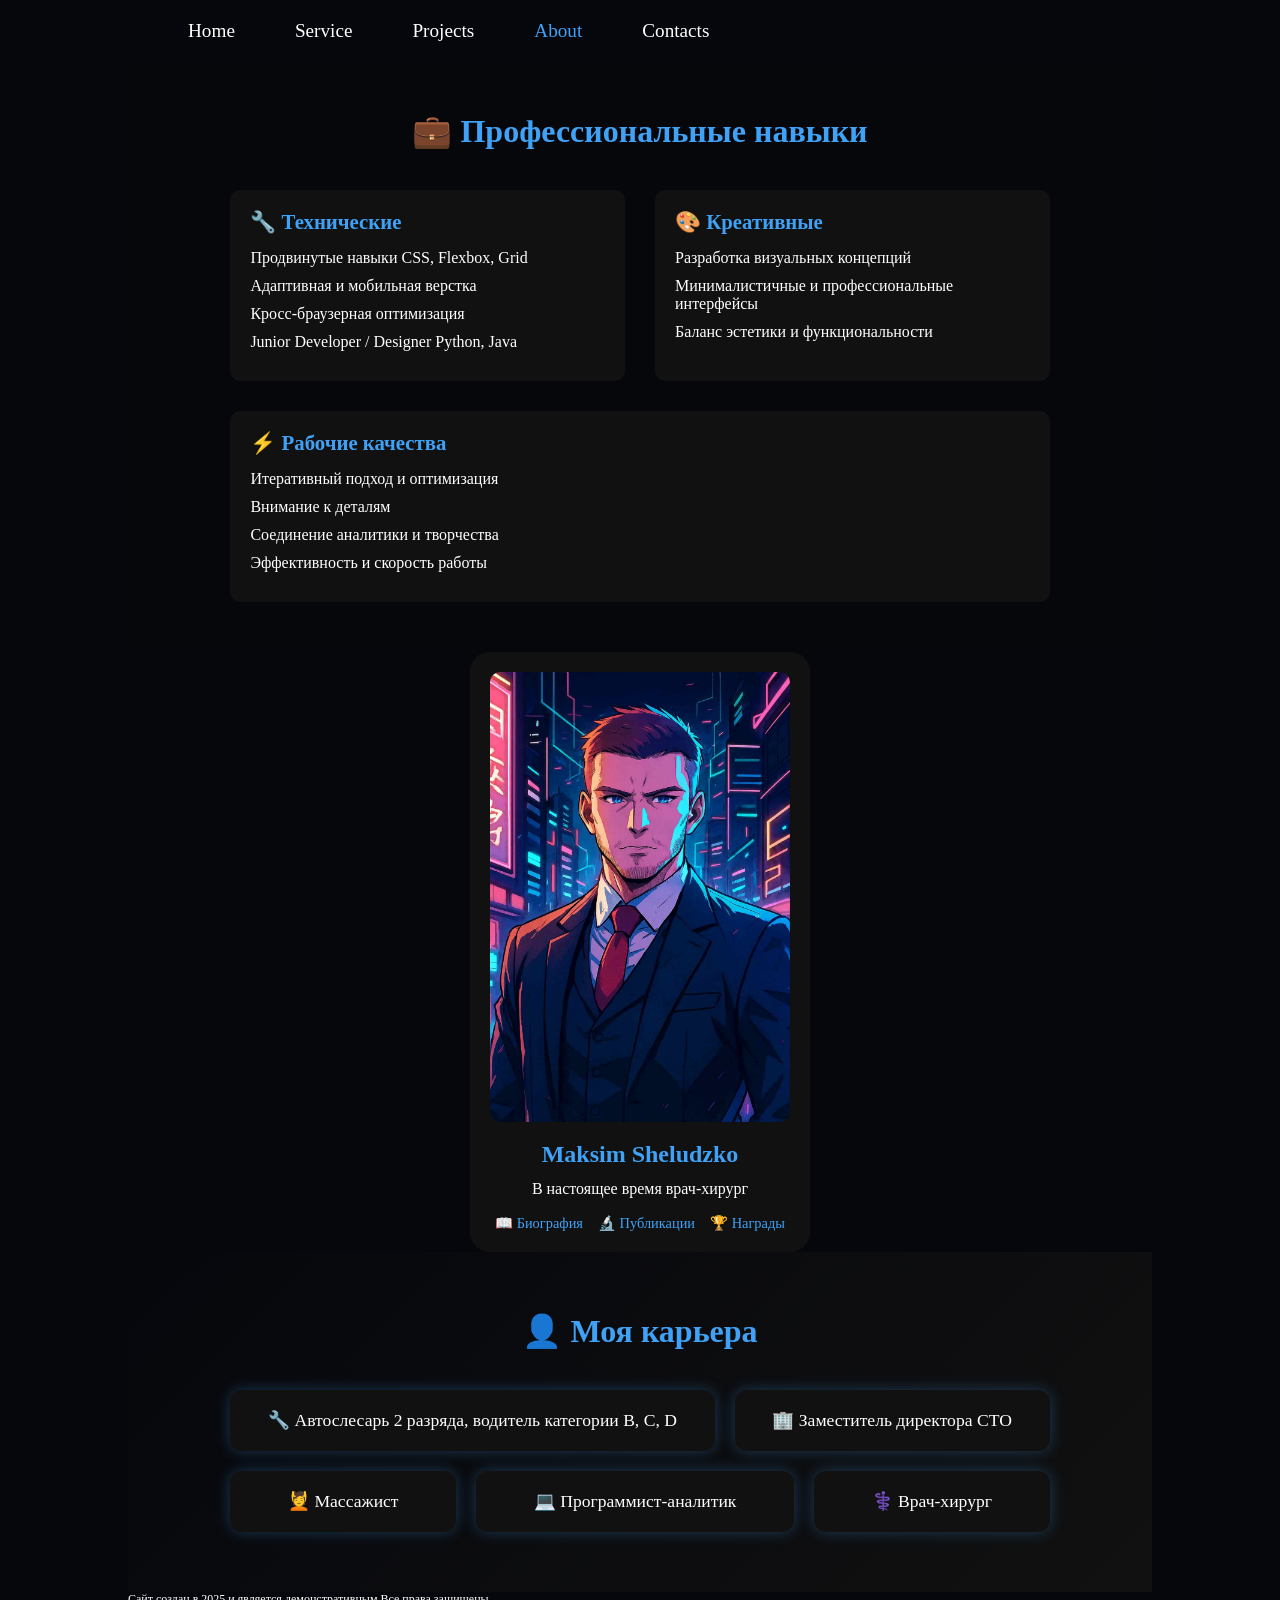
<file: about.html>
<!DOCTYPE html>
<!--[if lt IE 7]>      <html class="no-js lt-ie9 lt-ie8 lt-ie7"> <![endif]-->
<!--[if IE 7]>         <html class="no-js lt-ie9 lt-ie8"> <![endif]-->
<!--[if IE 8]>         <html class="no-js lt-ie9"> <![endif]-->
<!--[if gt IE 8]>      <html class="no-js"> <!--<![endif]-->
<html>
    <head>
        <meta charset="utf-8">
        <meta http-equiv="X-UA-Compatible" content="IE=edge">
        <title></title>
        <meta name="description" content="">
        <meta name="viewport" content="width=device-width, initial-scale=1">
        <link rel="stylesheet" href="about.css">
        <link rel="icon" type="image/svg+xml" href="favicon.svg" sizes="any" />
        <link rel="icon" type="image/png" href="favicon.png" sizes="32x32" />
        <link rel="icon" type="image/x-icon" href="favicon.ico" />
    </head>
    <body>
        <header id="header">
      <nav>
      <a class="nav-item" href="index.html">Home</a>
      <a class="nav-item" href="#">Service</a>
      <a class="nav-item" href="project.html">Projects</a>
      <a class="nav-item active" href="#">About</a>
      <a class="nav-item" href="#">Contacts</a>
    </nav>
  </header>
  <main>
<section class="skills">
  <h2>💼 Профессиональные навыки</h2>
  <div class="skills-grid">
    <div class="skill-card">
      <h3>🔧 Технические</h3>
      <ul>
        <li>Продвинутые навыки CSS, Flexbox, Grid</li>
        <li>Адаптивная и мобильная верстка</li>
        <li>Кросс-браузерная оптимизация</li>
        <li>Junior Developer / Designer Python, Java </li>
      </ul>
    </div>
    <div class="skill-card">
      <h3>🎨 Креативные</h3>
      <ul>
        <li>Разработка визуальных концепций</li>
        <li>Минималистичные и профессиональные интерфейсы</li>
        <li>Баланс эстетики и функциональности</li>
      </ul>
    </div>
    <div class="skill-card">
      <h3>⚡ Рабочие качества</h3>
      <ul>
        <li>Итеративный подход и оптимизация</li>
        <li>Внимание к деталям</li>
        <li>Соединение аналитики и творчества</li>
        <li>Эффективность и скорость работы</li>
      </ul>
    </div>
  </div>
</section>
<div class="card">
<section class="scientist-card">
    <img src="favicon.jpg" alt="spaci i sochrani">
  <h3>Maksim Sheludzko</h3>
  <p>В настоящее время врач-хирург</p>
  <div class="social-links">
    <a href="#career" target="_blank">📖 Биография</a>
    <a href="https://elib.gsmu.by/discover?scope=%2F&query=%D1%88%D0%B5%D0%BB%D1%83%D0%B4%D1%8C%D0%BA%D0%BE+%D0%BC+%D0%BE+&submit=" target="_blank">🔬 Публикации</a>
    <a href="https://nagrady.by/persona/90826/"  target="nagrad">🏆 Награды </a>
  </div>
</div>
</section>
<section class="About_me">
  <h2 id="career">👤 Моя карьера</h2>
  <div class="card_about_me">
    <div class="job-card">🔧 Автослесарь 2 разряда, водитель категории B, C, D</div>
    <div class="job-card">🏢 Заместитель директора СТО</div>
    <div class="job-card">💆 Массажист</div>
    <div class="job-card">💻 Программист-аналитик</div>
    <div class="job-card">⚕️ Врач-хирург</div>
  </div>
</section>
</main>
  <footer>
    <p>Сайт создан в 2025 и является демонстративным.Все права защищены</p>
  </footer>


        
        <script src="" async defer></script>
    </body>
</html>
</file>
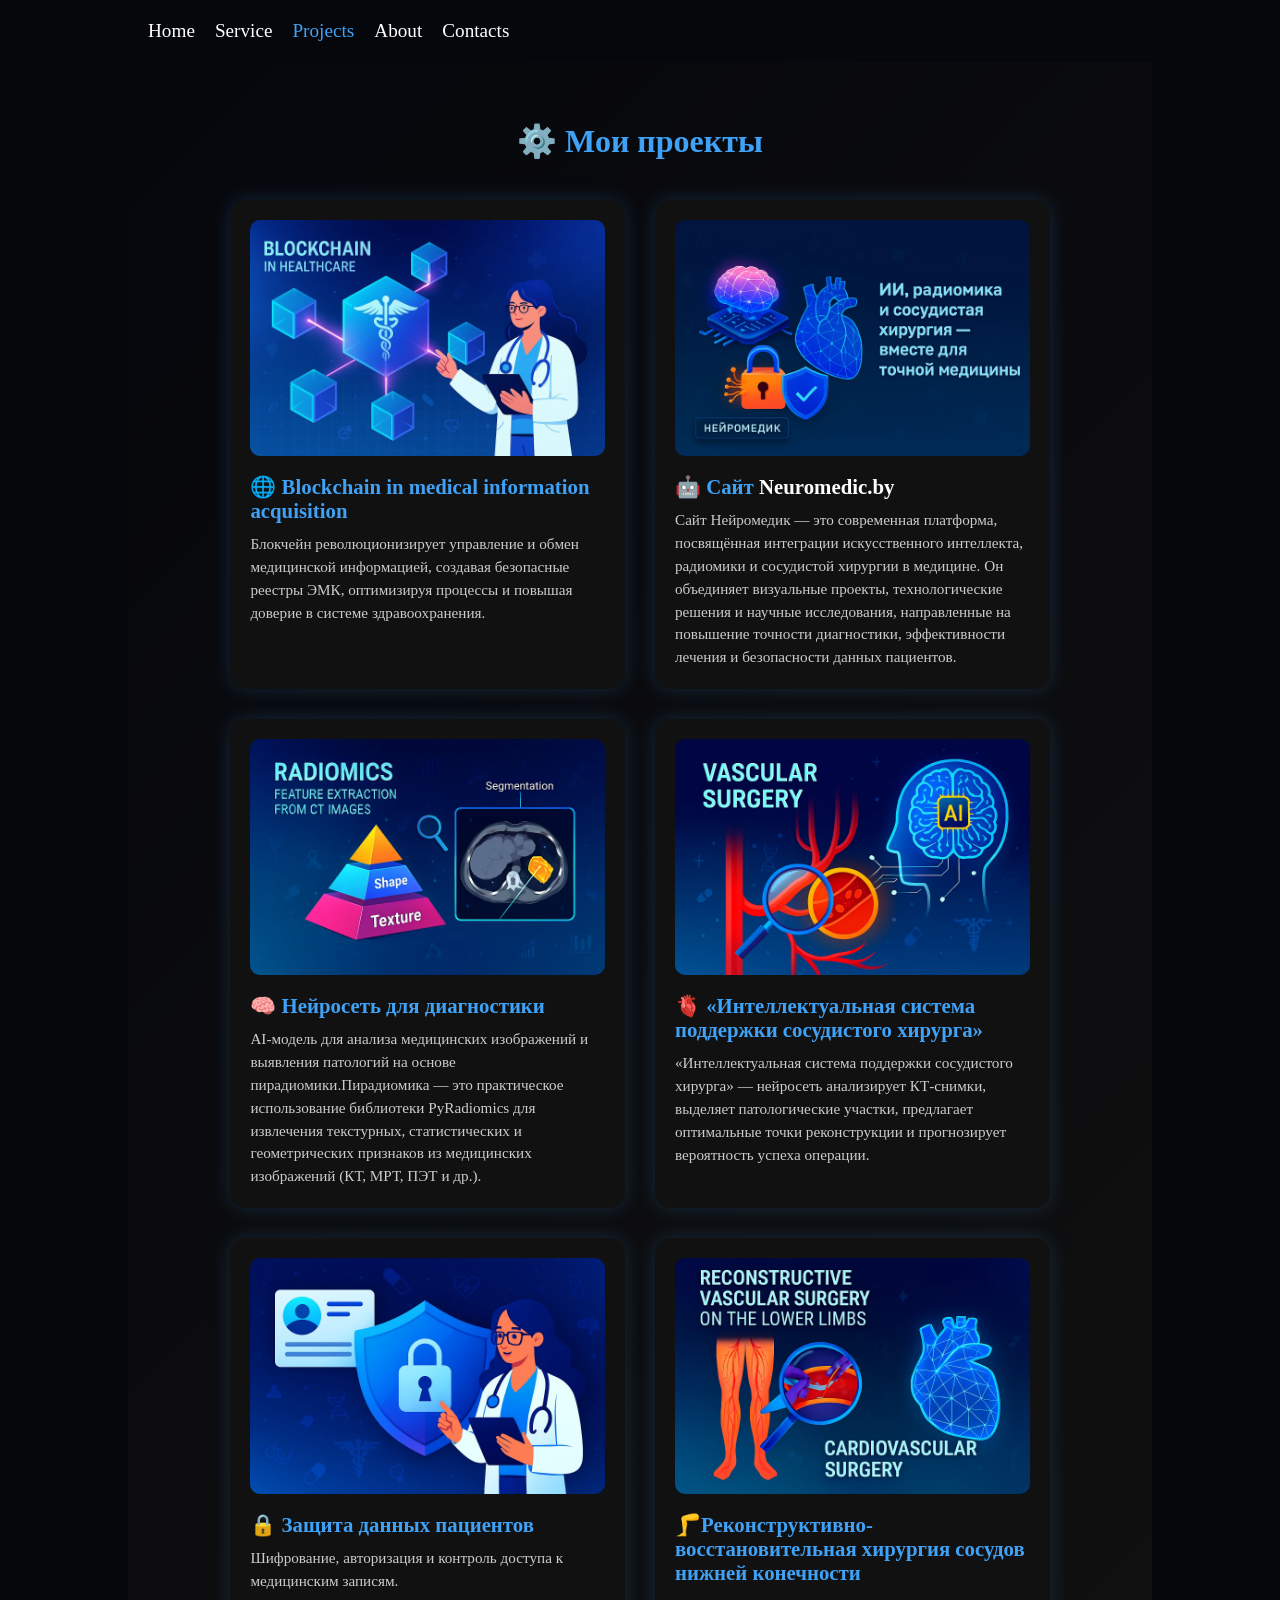
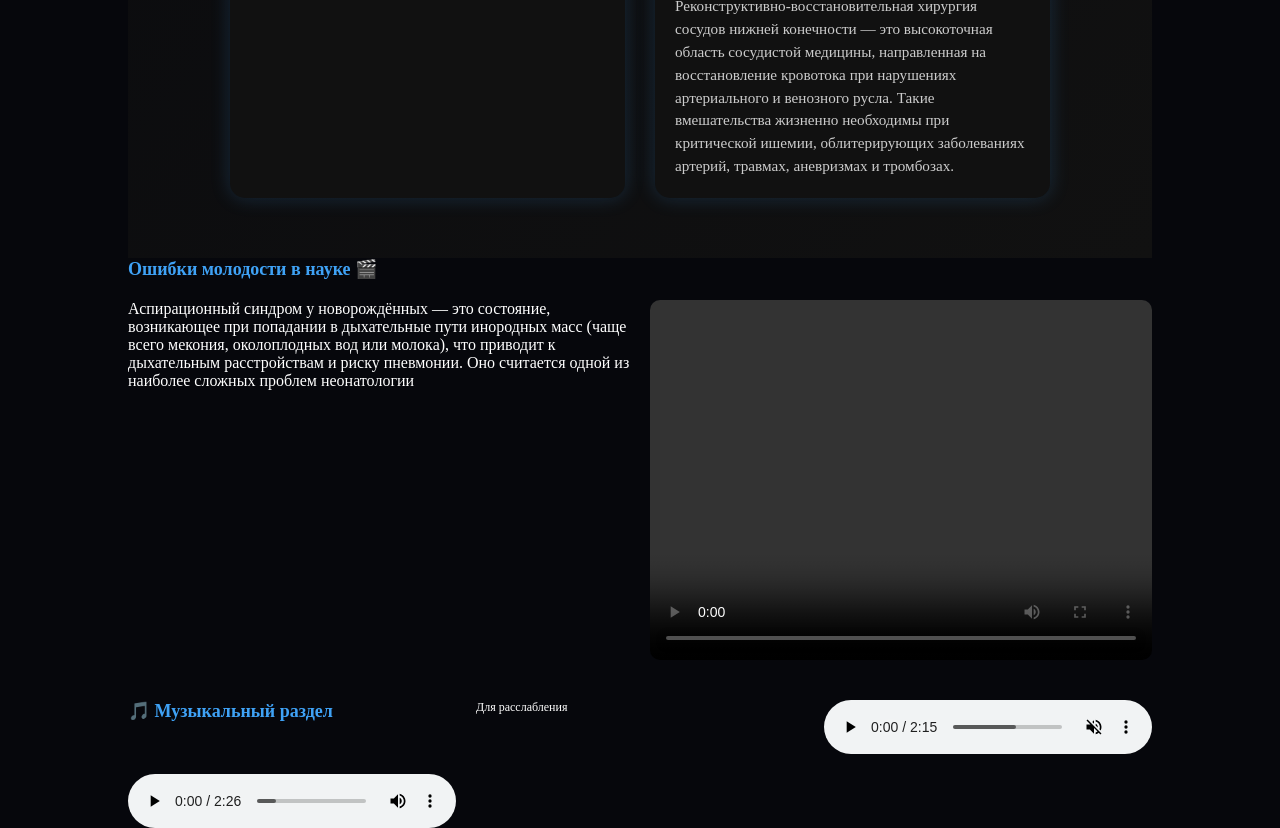
<file: project.html>
<!DOCTYPE html>
<!--[if lt IE 7]>      <html class="no-js lt-ie9 lt-ie8 lt-ie7"> <![endif]-->
<!--[if IE 7]>         <html class="no-js lt-ie9 lt-ie8"> <![endif]-->
<!--[if IE 8]>         <html class="no-js lt-ie9"> <![endif]-->
<!--[if gt IE 8]>      <html class="no-js"> <!--<![endif]-->
<html>
    <head>
        <meta charset="utf-8">
        <meta http-equiv="X-UA-Compatible" content="IE=edge">
        <title></title>
        <meta name="description" content="">
        <meta name="viewport" content="width=device-width, initial-scale=1">
        <link rel="stylesheet" href="project.css">
        <link rel="icon" type="image/svg+xml" href="favicon.svg" sizes="any" />
        <link rel="icon" type="image/png" href="favicon.png" sizes="32x32" />
        <link rel="icon" type="image/x-icon" href="favicon.ico" />
    </head>
    <body>
        <header id="header">
      <nav>
      <a class="nav-item" href="index.html">Home</a>
      <a class="nav-item" href="#">Service</a>
      <a class="nav-item active" href="#">Projects</a>
      <a class="nav-item" href="about.html">About</a>
      <a class="nav-item" href="#">Contacts</a>
    </nav>
  </header>
  <main>
<section class="project">
  <h2>⚙️ Мои проекты</h2>
  <div class="project-grid">
    <div class="project-card">
      <img src="bloc.webp" alt="Blockchain in medicine">
      <h3>🌐 Blockchain in medical information acquisition</h3>
      <p>Блокчейн революционизирует управление и обмен медицинской информацией, создавая безопасные реестры ЭМК, оптимизируя процессы и повышая доверие в системе здравоохранения.</p>
    </div>
    <div class="project-card">
      <img src="neuromedic.webp" alt="Project 2">
      <h3> 🤖 Сайт <a href="neuromedic.by">Neuromedic.by</a></h3>
      <p>Сайт Нейромедик — это современная платформа, посвящённая интеграции искусственного интеллекта, радиомики и сосудистой хирургии в медицине. Он объединяет визуальные проекты, технологические решения и научные исследования, направленные на повышение точности диагностики, эффективности лечения и безопасности данных пациентов.</p>
    </div>
    <div class="project-card">
      <img src="diagnostica.webp" alt="Project 3">
      <h3>🧠 Нейросеть для диагностики</h3>
      <p>AI-модель для анализа медицинских изображений и выявления патологий на основе пирадиомики.Пирадиомика — это практическое использование библиотеки PyRadiomics для извлечения текстурных, статистических и геометрических признаков из медицинских изображений (КТ, МРТ, ПЭТ и др.).</p>
    </div>
    <div class="project-card">
      <img src="vascular.webp" alt="Project 4">
      <h3>🫀 «Интеллектуальная система поддержки сосудистого хирурга»</h3>
      <p>«Интеллектуальная система поддержки сосудистого хирурга» — нейросеть анализирует КТ-снимки, выделяет патологические участки, предлагает оптимальные точки реконструкции и прогнозирует вероятность успеха операции.</p>
    </div>
    <div class="project-card">
      <img src="sec.webp" alt="Project 5">
      <h3>🔒 Защита данных пациентов</h3>
      <p>Шифрование, авторизация и контроль доступа к медицинским записям.</p>
    </div>
    <div class="project-card">
      <img src="sosudi_niznea_konechnosti.webp" alt="Project 6">
      <h3>🦵Реконструктивно-восстановительная хирургия сосудов нижней конечности</h3>
      <p>Реконструктивно-восстановительная хирургия сосудов нижней конечности — это высокоточная область сосудистой медицины, направленная на восстановление кровотока при нарушениях артериального и венозного русла. Такие вмешательства жизненно необходимы при критической ишемии, облитерирующих заболеваниях артерий, травмах, аневризмах и тромбозах.</p>
    </div>
  </div>
</section>
<section class="mistakes">
  <h2>Ошибки молодости в науке 🎬</h2>
  <p>Аспирационный синдром у новорождённых — это состояние, возникающее при попадании в дыхательные пути инородных масс (чаще всего мекония, околоплодных вод или молока), что приводит к дыхательным расстройствам и риску пневмонии. Оно считается одной из наиболее сложных проблем неонатологии</p>
   <video width="640" height="360" controls>
    <source src="aspir.mp4" type="video/mp4">
    Ваш браузер не поддерживает видео‑тег.
  </video>
</section>
<section class="music">
  <h2>🎵 Музыкальный раздел</h2>
  <p>Для расслабления</p>
  <audio controls autoplay loop muted preload="auto">
    <source src="muz1.mp3" type="audio/mpeg">
    Ваш браузер не поддерживает аудио‑тег.
  </audio>
  <audio controls preload="metadata">
    <source src="muz2.mp3" type="audio/mpeg">
    Ваш браузер не поддерживает аудио‑тег.
  </audio>
</section>
  </main>
</html>
</file>
<file: about.css>
@font-face {
  font-family: 'Space Grotesk-Regular';
  src: url('fonts/SpaceGrotesk-Regular.ttf') format('truetype');
  font-weight: 400;
}
@font-face {
  font-family: 'Space Grotesk-Bold';
  src: url('fonts/SpaceGrotesk-Bold.ttf') format('truetype');
  font-weight: 700;
}
@font-face{
  font-family: 'SpaceGrotesk-Light';
  src: url('fonts/SpaceGrotesk-Light.ttf') format('truetype');
  font-weight: 700;
}
@font-face {
  font-family:'SpaceGrotesk-Medium' ;
  src: url('fonts/SpaceGrotesk-Medium.ttf') format('truetype');
}
@font-face {
  font-family:'SpaceGrotesk-SemiBold' ;
  src: url('fonts/SpaceGrotesk-SemiBold.ttf') format('truetype');
} 
/* Мобильные устройства до 768px */
@media (max-width: 768px) {
  body {
    font-size: 14px; 
    padding: 0 5%;  
  }

  /* Header */
  #header, nav {
    flex-direction: column;   
    justify-content: center;
    gap: 10px;
  }

  .nav-item {
    margin-left: 0;           
    font-size: 1rem;
  }

  /* Skills Section */
  .skills {
    padding: 30px 5%;
  }

  .skills h2 {
    font-size: 1.5rem;
    margin-bottom: 20px;
  }

  .skills-grid {
    gap: 15px;
  }

  .skill-card {
    flex: 1 1 100%;          
    padding: 15px;
  }

  .skill-card h3 {
    font-size: 1.1rem;
  }

  .skill-card li {
    font-size: 0.9rem;
  }

  /* Scientist Card */
  .card {
    min-height: auto;        
    padding: 20px 0;
  }

  .scientist-card {
    max-width: 100%;          
    padding: 15px;
  }

  .scientist-card h3 {
    font-size: 1.2rem;
  }

  .scientist-card p {
    font-size: 0.9rem;
  }


  .About_me {
    padding: 40px 5%;
  }

  .About_me h2 {
    font-size: 1.5rem;
    margin-bottom: 25px;
  }

  .card_about_me {
    flex-direction: column;   
    gap: 15px;
  }

  .job-card {
    font-size: 1rem;
    padding: 15px;
  }
}

@media (max-width: 480px) {
  body {
    font-size: 13px;
  }

  .nav-item {
    font-size: 0.9rem;
  }

  .skills h2,
  .About_me h2 {
    font-size: 1.3rem;
  }

  .skill-card h3,
  .scientist-card h3 {
    font-size: 1rem;
  }
}

 
* {
  padding: 0;
  margin: 0;
  border: none;
  outline: 0;
  text-decoration: none;
  color: white;
}
body {
  background-color: rgb(6, 7, 12);
  font-family: "Space Grotesk"; 
  font-size: 12px;
  background-repeat: no-repeat;
  background-position: center;
  background-size: cover;
  height: 100vh;
  padding: 0 10%;
}

/* Header */
#header, nav {
  display: flex;
  color: aliceblue;
  align-items: center;
  justify-content: space-between;
  padding-top: 10px;
  padding-bottom: 10px;
  z-index: 1;
}
      /*menu_display_up */
      .nav-item {
        font-size: 1.2rem;
        font-weight: 500;
        margin-left: 60px;
        transition: color 0.12s, transform 0.12s;
      }

      nav .active {
        color: #3FA2F6;
      }

      .nav-item:hover {
        color: #3FA2F6;
      }  

      .nav-item:active {
        transform: scale(1.1);
      }
/* Skills Section */
.skills {
  padding: 50px 10%;
  background-color: rgba(6, 7, 12, 0.9);
  color: lightgray;
}

.skills h2 {
  text-align: center;
  font-size: 2rem;
  margin-bottom: 40px;
  color: #3FA2F6;
}

.skills-grid {
  display: flex;
  flex-wrap: wrap;
  gap: 30px;
  justify-content: center;
}

.skill-card {
  flex: 1 1 250px;
  background-color: #111;
  border-radius: 10px;
  padding: 20px;
  transition: transform 0.2s, box-shadow 0.2s;
}

.skill-card:hover {
  transform: translateY(-5px);
  box-shadow: 0 0 50px #3FA2F6;
}

.skill-card h3 {
  font-size: 1.3rem;
  margin-bottom: 15px;
  color: #3FA2F6;
}

.skill-card ul {
  list-style: none;
  padding: 0;
}

.skill-card li {
  margin-bottom: 10px;
  font-size: 1rem;
}
.card{
  display: grid;
  place-items: center; 
  min-height: 50vh;
}

.scientist-card {
  max-width: 300px;
  background-color: #111;
  color: lightgray;
  border-radius: 20px;
  padding: 20px;
  text-align: center;

  transition: transform 0.2s, box-shadow 0.2s;
}

.scientist-card img {
  width: 100%;
  border-radius: 10px;
  margin-bottom: 15px;
}

.scientist-card h3 {
  font-size: 1.5rem;
  color: #3FA2F6;
  margin-bottom: 10px;
}

.scientist-card p {
  font-size: 1rem;
  line-height: 1.4;
  margin-bottom: 15px;
}

.social-links {
  display: flex;
  justify-content: center;
  gap: 15px;
}

.social-links a {
  font-size: 0.9rem;
  color: #3FA2F6;
  text-decoration: none;
  transition: color 0.2s;
}

.social-links a:hover {
  color: #FFB400;
}

.scientist-card:hover {
  transform: translateY(-5px);
  box-shadow: 0 0 15px #3FA2F6;
}
.About_me {
  padding: 60px 10%;
  background: linear-gradient(135deg, #06070C, #111);
  color: lightgray;
  text-align: center;
}

.About_me h2 {
  font-size: 2rem;
  color: #3FA2F6;
  margin-bottom: 40px;
}

.card_about_me {
  display: flex;
  flex-wrap: wrap;          
  gap: 20px;                
  justify-content: center;  
}

.job-card {
  flex: auto;         
  background-color: #111111;
  border-radius: 12px;
  padding: 20px;
  font-size: 1.1rem;
  text-align: center;
  box-shadow: 0 0 15px rgba(63, 162, 246, 0.3);
  transition: transform 0.3s, box-shadow 0.3s;
}

.job-card:hover {
  transform: translateY(-5px);
  box-shadow: 0 0 25px rgba(63, 162, 246, 0.6);
}
.footer{
  display: flex;
  align-items: center;
  font-family: 'SpaceGrotesk-Light';
  justify-content: space-between;
}


@keyframes fadeIn {
  from{
    transform: translateY(40px);
    opacity: 0;
  }
  to{
    transform: translateY(0);
    opacity: 1;
  }
}
@keyframes backgroundZoom {
  from{
    background-size: 80%;
  }
  to{
    background-size: 100%;
  }
}

/* Apply Animations */
h2 {
  animation: fadeIn 1.2s ease-out forwards;
  opacity: 0;
  animation-delay: 0.2s;
}
p {
  animation: fadeIn 1.6s ease-out forwards;
  opacity: 0;
  animation-delay: 0.6s;
}
.nav-item,

body {
  animation: backgroundZoom 3s ease-in forwards;
}
</file>
<file: project.css>
* {
  padding: 0;
  margin: 0;
  border: none;
  outline: 0;
  text-decoration: none;
  color: white;
}
body {
  background-color: rgb(6, 7, 12);
  font-family: "Space Grotesk"; 
  font-size: 12px;
  background-repeat: no-repeat;
  background-position: center;
  background-size: cover;
  height: 100vh;
  padding: 0 10%;
}

/* Header */
#header, nav {
  display: flex;
  color: aliceblue;
  align-items: center;
  justify-content: space-between;
  padding-top: 10px;
  padding-bottom: 10px;
  z-index: 1;
  flex-wrap: wrap;
}
      /*menu_display_up */
      .nav-item {
        font-size: 1.2rem;
        font-weight: 500;
        margin-left: 20px;
        transition: color 0.12s, transform 0.12s;
      }

      nav .active {
        color: #3FA2F6;
      }

      .nav-item:hover {
        color: #3FA2F6;
      }  

      .nav-item:active {
        transform: scale(1.1);
      }

.project {
  padding: 60px 10%;
  background: linear-gradient(135deg, #06070C, #111);
  color: lightgray;
  text-align: center;
}

.project h2 {
  font-size: 2rem;
  color: #3FA2F6;
  margin-bottom: 40px;
}

.project-grid {
  display: grid;
  grid-template-columns: repeat(auto-fit, minmax(280px, 1fr));
  gap: 30px;
}

.project-card {
  background-color: #111;
  border-radius: 15px;
  padding: 20px;
  box-shadow: 0 0 20px rgba(63, 162, 246, 0.2);
  transition: transform 0.3s ease, box-shadow 0.3s ease;
  text-align: left;
}

.project-card:hover {
  transform: translateY(-5px);
  box-shadow: 0 0 30px rgba(63, 162, 246, 0.4);
}

.project-card img {
  width: 100%;
  height: auto;
  border-radius: 10px;
  margin-bottom: 15px;
}

.project-card h3 {
  font-size: 1.3rem;
  color: #3FA2F6;
  margin-bottom: 10px;
}

.project-card p {
  font-size: 0.95rem;
  line-height: 1.5;
  color: #ccc;
}
h2 {
 color: #3FA2F6;
    }
.mistakes {
      display: grid;
      grid-template-columns: 1fr 1fr;
      gap: 20px;
      margin-bottom: 40px;
      align-items: start;
    }
.mistakes p {
      grid-column: 1 / 2;
      font-size: 1rem;
    }
.mistakes video {
      grid-column: 2 / 3;
      width: 100%;
      border-radius: 10px;
    }
.music {
      display: grid;
      grid-template-columns: repeat(auto-fit, minmax(300px, 1fr));
      gap: 20px;
    }
.music audio {
      width: 100%;
    }

@keyframes fadeIn {
  from{
    transform: translateY(40px);
    opacity: 0;
  }
  to{
    transform: translateY(0);
    opacity: 1;
  }
}
@keyframes backgroundZoom {
  from{
    background-size: 80%;
  }
  to{
    background-size: 100%;
  }
}

/* Apply Animations */
h2 {
  animation: fadeIn 1.2s ease-out forwards;
  opacity: 0;
  animation-delay: 0.2s;
}
p {
  animation: fadeIn 1.6s ease-out forwards;
  opacity: 0;
  animation-delay: 0.6s;
}
.nav-item,

body {
  animation: backgroundZoom 3s ease-in forwards;
}
@media (max-width: 768px) {
  .nav-item {
    margin-left: 10px;
    font-size: 0.9rem;
  }
  .project h2 {
    font-size: 1.4rem;
  }
  .project-card h3 {
    font-size: 1rem;
  }
  body {
    font-size: 13px;
    padding: 0 4%;
  }
}

@media (max-width: 480px) {
  nav {
    flex-direction: column;
    align-items: flex-start;
  }
  .nav-item {
    margin: 8px 0;
  }
  .project h2 {
    font-size: 1.2rem;
  }
  .project-card p {
    font-size: 0.85rem;
  }
</file>
